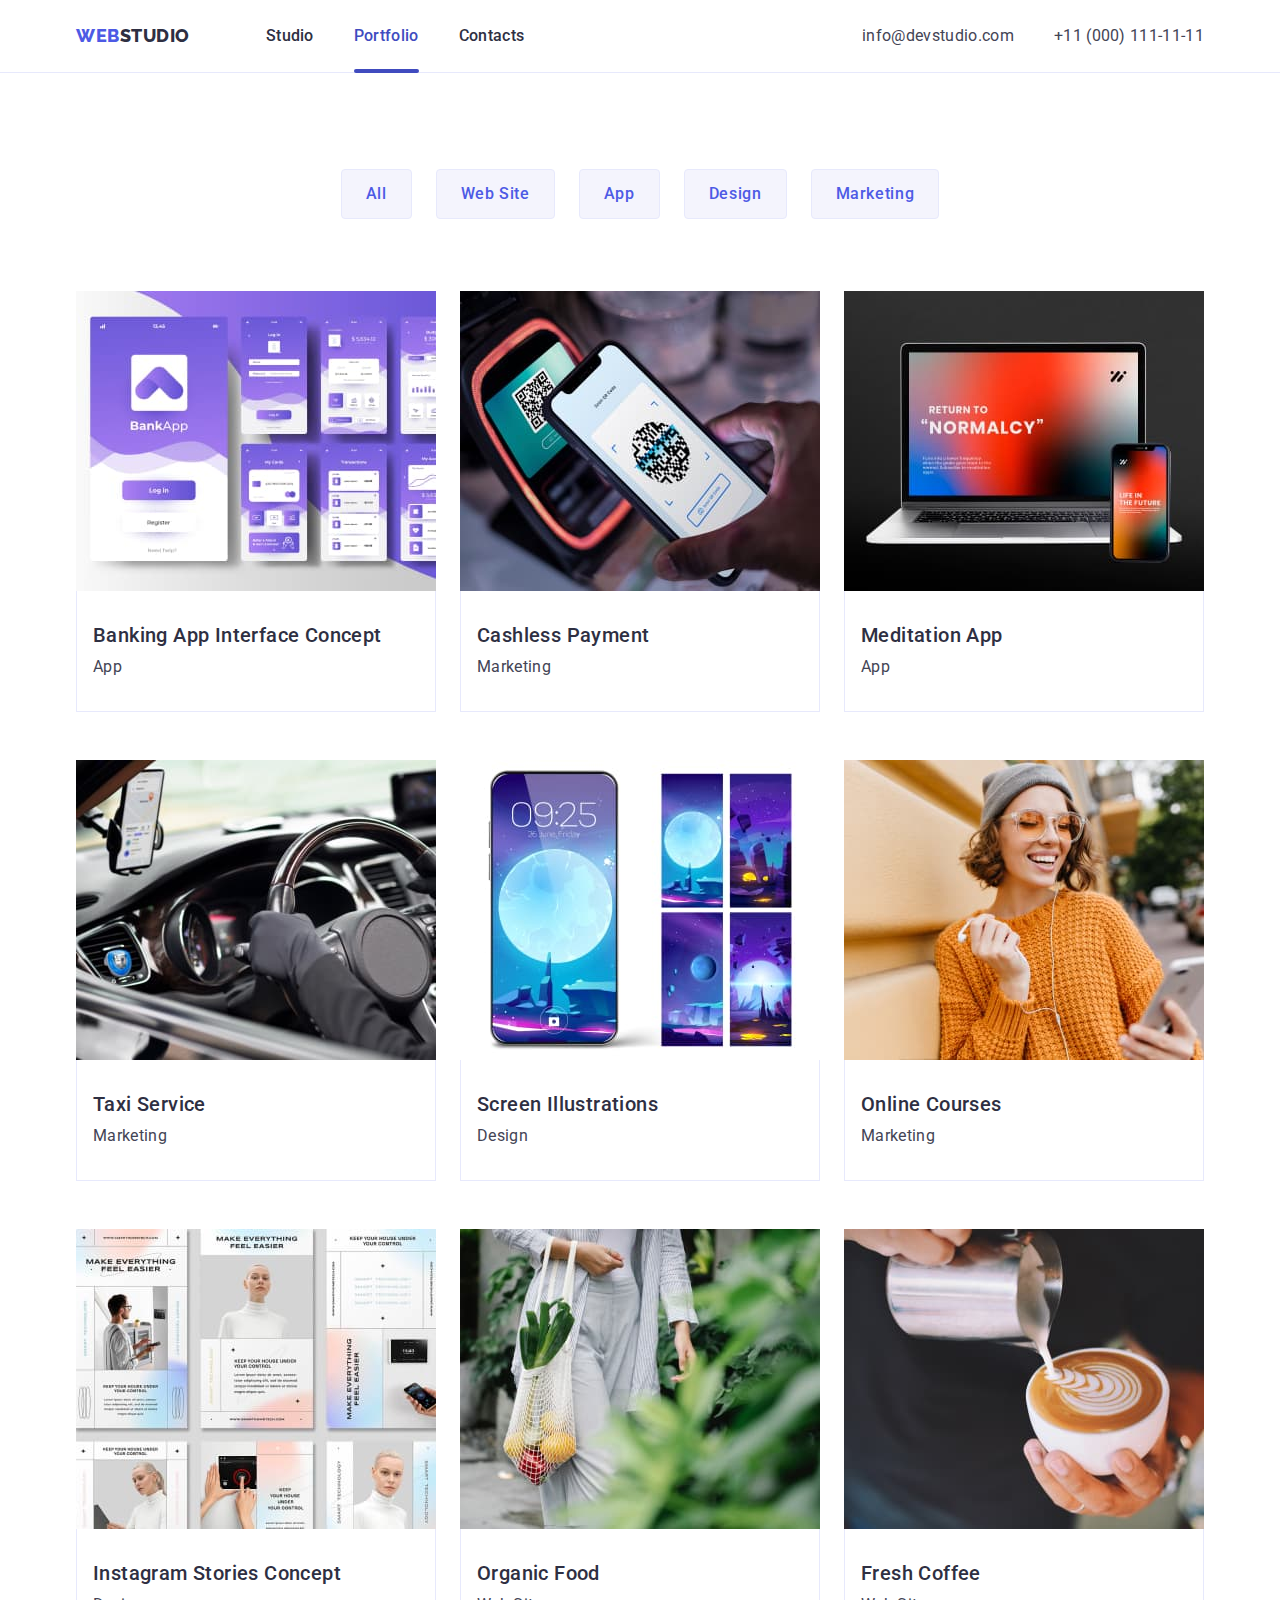
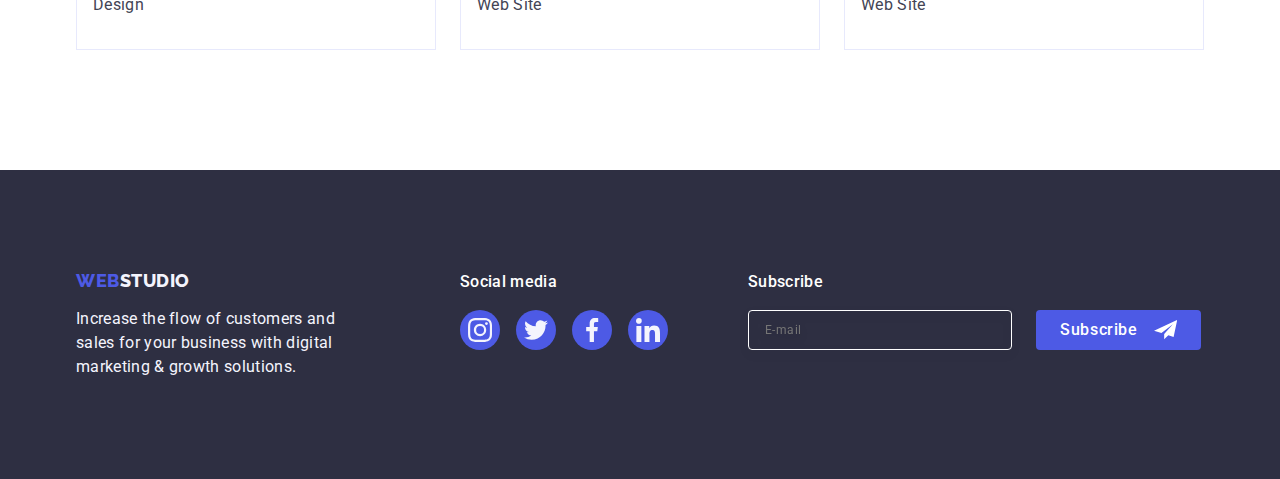
<file: portfolio.html>
<!DOCTYPE html>
<html lang="en">
  <head>
    <meta charset="utf-8" />
    <meta
      name="description"
      content="Effective Solutions
for Your Business"
    />
    <link rel="preconnect" href="https://fonts.googleapis.com" />
    <link rel="preconnect" href="https://fonts.gstatic.com" crossorigin />
    <link
      href="https://fonts.googleapis.com/css2?family=Montserrat:wght@400;700&family=Raleway:wght@800&family=Roboto:wght@400;500;700;900&display=swap"
      rel="stylesheet"
    />
    <title>Portfolio of the company</title>
    <link
      rel="stylesheet"
      href="https://cdnjs.cloudflare.com/ajax/libs/modern-normalize/2.0.0/modern-normalize.min.css"
    />
    <link rel="stylesheet" href="./css/styles.css" />
  </head>

  <!-- Begining of Body -->

  <body>
    <!-- Header  -->
    <header class="header-main-page">
      <div class="container container-header">
        <nav class="navigation">
          <a
            href="./index.html"
            class="link-logo-header link"
            aria-label="Logotype and link to main page"
            >Web<span class="accent-studio-header">Studio</span></a
          >
          <ul class="list list-navigation">
            <li>
              <a
                href="./index.html"
                class="link-navigation link"
                aria-label="Link to main page"
                >Studio</a
              >
            </li>
            <li>
              <a
                href="./portfolio.html"
                class="link-navigation link current"
                aria-label="Link to portfolio"
                >Portfolio</a
              >
            </li>
            <li>
              <a
                href=""
                class="link-navigation link"
                aria-label="Link to contacts"
                >Contacts</a
              >
            </li>
          </ul>
        </nav>
        <address class="contact-information">
          <ul class="list list-contacts">
            <li>
              <a
                href="mailto:info@devstudio.com"
                class="link-contacts link"
                aria-label="Our mail and link"
                >info@devstudio.com</a
              >
            </li>
            <li>
              <a
                href="tel:+110001111111"
                class="link-contacts link"
                aria-label="Our phone number and link"
                >+11 (000) 111-11-11</a
              >
            </li>
          </ul>
        </address>
      </div>
    </header>

    <!-- Begining of Main  -->

    <main class="main-of-portfolio">
      <section class="portfolio-section">
        <div class="container">
          <h1 class="visually-hidden">Portfolio Cases</h1>
          <ul class="portfolio-buttons-list list">
            <li>
              <button type="button" class="portfolio-button">All</button>
            </li>
            <li class="portfolio-button-website">
              <button type="button" class="portfolio-button">Web Site</button>
            </li>
            <li>
              <button type="button" class="portfolio-button">App</button>
            </li>
            <li>
              <button type="button" class="portfolio-button">Design</button>
            </li>
            <li>
              <button type="button" class="portfolio-button">Marketing</button>
            </li>
          </ul>

          <ul class="list list-cases">
            <li class="case-item">
              <a
                href=""
                class="link case-link"
                aria-label="Link to banking app case"
                ><div class="case-wrapper">
                  <img
                    class="image"
                    src="./images/portfolio/bankingapp.jpg"
                    alt="App for bank"
                    width="360"
                    height="300"
                  />
                  <p class="case-text-backdrop">
                    14 Stylish and User-Friendly App Design Concepts · Task
                    Manager App · Calorie Tracker App · Exotic Fruit Ecommerce
                    App · Cloud Storage App
                  </p>
                </div>
                <div class="case-text">
                  <h2 class="portfolio-case">Banking App Interface Concept</h2>
                  <p class="portfolio-case-descr">App</p>
                </div>
              </a>
            </li>
            <li class="case-item">
              <a
                href=""
                class="link case-link"
                aria-label="Link to cashless payment case"
                ><div class="case-wrapper">
                  <img
                    class="image"
                    src="./images/portfolio/cashlesspayment.jpg"
                    alt="Pay via phone"
                    width="360"
                    height="300"
                  />
                  <p class="case-text-backdrop">
                    14 Stylish and User-Friendly App Design Concepts · Task
                    Manager App · Calorie Tracker App · Exotic Fruit Ecommerce
                    App · Cloud Storage App
                  </p>
                </div>
                <div class="case-text">
                  <h2 class="portfolio-case">Cashless Payment</h2>
                  <p class="portfolio-case-descr">Marketing</p>
                </div></a
              >
            </li>
            <li class="case-item">
              <a
                href=""
                class="link case-link"
                aria-label="Link to meditation app case"
                ><div class="case-wrapper">
                  <img
                    class="image"
                    src="./images/portfolio/meditationapp.jpg"
                    alt="App for meditation"
                    width="360"
                    height="300"
                  />
                  <p class="case-text-backdrop">
                    14 Stylish and User-Friendly App Design Concepts · Task
                    Manager App · Calorie Tracker App · Exotic Fruit Ecommerce
                    App · Cloud Storage App
                  </p>
                </div>
                <div class="case-text">
                  <h2 class="portfolio-case">Meditation App</h2>
                  <p class="portfolio-case-descr">App</p>
                </div></a
              >
            </li>
            <li class="case-item">
              <a
                href=""
                class="link case-link"
                aria-label="Link to taxi service case"
                ><div class="case-wrapper">
                  <img
                    class="image"
                    src="./images/portfolio/taxi.jpg"
                    alt="Taxi car"
                    width="360"
                    height="300"
                  />
                  <p class="case-text-backdrop">
                    14 Stylish and User-Friendly App Design Concepts · Task
                    Manager App · Calorie Tracker App · Exotic Fruit Ecommerce
                    App · Cloud Storage App
                  </p>
                </div>
                <div class="case-text">
                  <h2 class="portfolio-case">Taxi Service</h2>
                  <p class="portfolio-case-descr">Marketing</p>
                </div></a
              >
            </li>
            <li class="case-item">
              <a
                href=""
                class="link case-link"
                aria-label="Link to screen illustrations case"
                ><div class="case-wrapper">
                  <img
                    class="image"
                    src="./images/portfolio/screenillustrations.jpg"
                    alt="Illustration for home screen"
                    width="360"
                    height="300"
                  />
                  <p class="case-text-backdrop">
                    14 Stylish and User-Friendly App Design Concepts · Task
                    Manager App · Calorie Tracker App · Exotic Fruit Ecommerce
                    App · Cloud Storage App
                  </p>
                </div>
                <div class="case-text">
                  <h2 class="portfolio-case">Screen Illustrations</h2>
                  <p class="portfolio-case-descr">Design</p>
                </div></a
              >
            </li>
            <li class="case-item">
              <a
                href=""
                class="link case-link"
                aria-label="Link to online courses case"
                ><div class="case-wrapper">
                  <img
                    class="image"
                    src="./images/portfolio/onlinecourses.jpg"
                    alt="Girl is learning something"
                    width="360"
                    height="300"
                  />
                  <p class="case-text-backdrop">
                    14 Stylish and User-Friendly App Design Concepts · Task
                    Manager App · Calorie Tracker App · Exotic Fruit Ecommerce
                    App · Cloud Storage App
                  </p>
                </div>
                <div class="case-text">
                  <h2 class="portfolio-case">Online Courses</h2>
                  <p class="portfolio-case-descr">Marketing</p>
                </div></a
              >
            </li>
            <li class="case-item">
              <a
                href=""
                class="link case-link"
                aria-label="Link to instagram case"
                ><div class="case-wrapper">
                  <img
                    class="image"
                    src="./images/portfolio/instagram.jpg"
                    alt="Concepts for social networks"
                    width="360"
                    height="300"
                  />
                  <p class="case-text-backdrop">
                    14 Stylish and User-Friendly App Design Concepts · Task
                    Manager App · Calorie Tracker App · Exotic Fruit Ecommerce
                    App · Cloud Storage App
                  </p>
                </div>
                <div class="case-text">
                  <h2 class="portfolio-case">Instagram Stories Concept</h2>
                  <p class="portfolio-case-descr">Design</p>
                </div></a
              >
            </li>
            <li class="case-item">
              <a
                href=""
                class="link case-link"
                aria-label="Link to organic food case"
                ><div class="case-wrapper">
                  <img
                    class="image"
                    src="./images/portfolio/organicfood.jpg"
                    alt="Organic food in basket"
                    width="360"
                    height="300"
                  />
                  <p class="case-text-backdrop">
                    14 Stylish and User-Friendly App Design Concepts · Task
                    Manager App · Calorie Tracker App · Exotic Fruit Ecommerce
                    App · Cloud Storage App
                  </p>
                </div>
                <div class="case-text">
                  <h2 class="portfolio-case">Organic Food</h2>
                  <p class="portfolio-case-descr">Web Site</p>
                </div></a
              >
            </li>
            <li class="case-item">
              <a href="" class="link case-link" aria-label="Link to coffee case"
                ><div class="case-wrapper">
                  <img
                    class="image"
                    src="./images/portfolio/coffee.jpg"
                    alt="Cup of coffee"
                    width="360"
                    height="300"
                  />
                  <p class="case-text-backdrop">
                    14 Stylish and User-Friendly App Design Concepts · Task
                    Manager App · Calorie Tracker App · Exotic Fruit Ecommerce
                    App · Cloud Storage App
                  </p>
                </div>
                <div class="case-text">
                  <h2 class="portfolio-case">Fresh Coffee</h2>
                  <p class="portfolio-case-descr">Web Site</p>
                </div></a
              >
            </li>
          </ul>
        </div>
      </section>
    </main>

    <footer class="footer">
      <div class="container container-footer">
        <div class="container-logo-credo">
          <a
            href="./index.html"
            class="link-logo-footer link"
            aria-label="Logotype and link to main page"
            >Web<span class="accent-studio-footer">Studio</span></a
          >
          <p class="credo">
            Increase the flow of customers and sales for your business with
            digital marketing & growth solutions.
          </p>
        </div>
        <div class="footer-container-social">
          <p class="social-footer-title">Social media</p>
          <ul class="icons-footer-list">
            <li class="icons-footer-item">
              <a href="" class="icons-footer-link">
                <svg class="icon-footer-social" width="24" height="24">
                  <use href="./images/icons.svg#icon-instagram-f"></use>
                </svg>
              </a>
            </li>
            <li class="icons-footer-item">
              <a href="" class="icons-footer-link">
                <svg class="icon-footer-social" width="24" height="24">
                  <use href="./images/icons.svg#icon-twitter-f"></use>
                </svg>
              </a>
            </li>
            <li class="icons-footer-item">
              <a href="" class="icons-footer-link">
                <svg class="icon-footer-social" width="24" height="24">
                  <use href="./images/icons.svg#icon-facebook-f"></use>
                </svg>
              </a>
            </li>
            <li class="icons-footer-item">
              <a href="" class="icons-footer-link">
                <svg class="icon-footer-social" width="24" height="24">
                  <use href="./images/icons.svg#icon-linkedin-f"></use>
                </svg>
              </a>
            </li>
          </ul>
        </div>
        <div class="form-wrapper">
          <p class="subscribe-title">Subscribe</p>
          <form class="subscribe-form">
            <label class="subscribe-label"
              ><input
                class="subscribe-input"
                type="email"
                name="email"
                placeholder="E-mail"
            /></label>
            <button type="submit" class="subscribe-footer-button">
              Subscribe
              <svg class="subscribe-icon" width="24" height="24">
                <use href="./images/icons.svg#icon-subscribe-footer"></use>
              </svg>
            </button>
          </form>
        </div>
      </div>
    </footer>
  </body>
</html>
</file>
<file: css/styles.css>
/* Global Drop Styles */

h1,
h2,
h3,
h4,
h5,
h6,
p {
  margin-top: 0;
  margin-bottom: 0;
}

ul,
ol {
  margin-top: 0;
  margin-bottom: 0;
  padding-left: 0;
}

/* Images */

img,
svg {
  display: block;
  max-width: 100%;
  height: auto;
}

/* Global styles */

.container-header {
  display: flex;
  justify-content: center;
  align-items: center;
}

/* phones screen */
.container {
  min-width: 320px;
  max-width: 428px;
  margin: 0 auto;
}

/* tablets screen */

@media screen and (min-width: 768px) {
  .container {
    max-width: 768px;
  }
}

/* desktop screen */

@media screen and (min-width: 1158px) {
  .container {
    max-width: 1158px;
    padding: 0 15px;
  }
}

@media screen and (max-width: 1157.97px) {
  svg {
    display: none;
  }
}

svg {
  display: block;
  max-width: 100%;
  height: auto;
}

.image {
  width: 100%;
}

.navigation {
  display: flex;
  align-items: center;
}

main {
  flex-grow: 1;
}

input {
  font-family: inherit;
}

/* Icons Socials */

/* Hidden Headers  */

.visually-hidden {
  position: absolute;
  width: 1px;
  height: 1px;
  margin: -1px;
  border: 0;
  padding: 0;
  white-space: nowrap;
  clip-path: inset(100%);
  clip: rect(0 0 0 0);
  overflow: hidden;
}

/* CSS Custom Properties  */

/* Colors */

:root {
  --iris-color: #4d5ae5;
  --navyblue-color: #2e2f42;
  --slate-color: #434455;
  --white-color: #fff;
  --ocean-hover-focus: #404bbf;
  --cloud-color: #f4f4fd;
  --cornflower: #e7e9fc;
  --lightslate-color: #8e8f99;
  --green-color: #31d0aa;
  --navyblue-modal-color: #2e2f4266;
}

/* Header of main page and portfolio  */

.header-main-page {
  background-color: var(--white-color);
  display: flex;
  align-items: center;
  flex-shrink: 0;
  margin: 0 auto;
  border-bottom: 1px solid var(--cornflower);
  box-shadow: 0px 2px 1px rgba(46, 47, 66, 0.08),
    0px 1px 1px rgba(46, 47, 66, 0.16), 0px 1px 6px rgba(46, 47, 66, 0.08);
}

.container-header {
  width: 100%;
  display: flex;
  justify-content: space-between;
}

/* Navigation */

.link-logo-header {
  color: var(--iris-color);
  text-decoration: none;
  font-family: Raleway, sans-serif;
  font-size: 18px;
  font-weight: 800;
  line-height: 1.17;
  letter-spacing: 0.03em;
  text-transform: uppercase;
  flex-shrink: 0;
}

@media screen and (min-width: 768px) {
  .link-logo-header {
    margin-right: 120px;
  }
}

@media screen and (min-width: 1158px) {
  .link-logo-header {
    margin-right: 76px;
  }
}

.accent-studio-header {
  color: var(--navyblue-color);
  font-family: Raleway;
  font-size: 18px;
  font-weight: 800;
  line-height: 1.17;
  letter-spacing: 0.03em;
  text-transform: uppercase;
}

.list {
  list-style-type: none;
}

.link {
  text-decoration: none;
}

.link:hover {
  color: var(--ocean-hover-focus);
}

.link:focus {
  color: var(--ocean-hover-focus);
}

.list-navigation {
  display: none;
}

@media screen and (min-width: 768px) {
  .list-navigation {
    display: flex;
    align-items: center;
    gap: 40px;
  }
}

.link-navigation {
  color: var(--navyblue-color);
  display: inline-block;
  text-decoration: none;
  font-size: 16px;
  font-weight: 500;
  line-height: 1.5;
  letter-spacing: 0.02em;
  padding: 24px 0px 24px 0px;
}

.link-navigation:hover {
  color: var(--ocean-hover-focus);
  transition-duration: 250ms;
  transition-timing-function: cubic-bezier(0.4, 0, 0.2, 1);
  text-decoration: none;
  font-size: 16px;
  font-weight: 500;
  line-height: 1.5;
  letter-spacing: 0.02em;
}

.link-navigation:focus {
  color: var(--ocean-hover-focus);
  transition-duration: 250ms;
  transition-timing-function: cubic-bezier(0.4, 0, 0.2, 1);
  font-size: 16px;
  font-weight: 500;
  line-height: 1.5;
  letter-spacing: 0.02em;
}

.current {
  position: relative;
  color: var(--ocean-hover-focus);
  transition: color 250ms cubic-bezier(0.4, 0, 0.2, 1);
}

.current::after {
  content: "";
  position: absolute;
  left: 0;
  width: 100%;
  bottom: -1px;
  border-radius: 2px;
  background-color: var(--ocean-hover-focus);
  height: 4px;
  opacity: 1;
}

/* Contact information */

.contact-information {
  display: none;
}

@media screen and (min-width: 768px) {
  .contact-information {
    display: block;
    font-style: normal;
  }
}

@media screen and (min-width: 768px) {
  .link-contacts {
    color: var(--slate-color);
    font-size: 12px;
    font-weight: 400;
    line-height: 1.17;
    letter-spacing: 0.04em;
  }
}

@media screen and (min-width: 1158px) {
  .link-contacts {
    transition: color 250ms cubic-bezier(0.4, 0, 0.2, 1);
    text-decoration: none;
    color: var(--slate-color);
    font-size: 16px;
    font-weight: 400;
    line-height: 1.5;
    letter-spacing: 0.02em;
  }
}

.link-contacts:hover {
  color: var(--ocean-hover-focus);
}

.link-contacts:focus {
  color: var(--ocean-hover-focus);
}

@media screen and (min-width: 1158px) {
  .contact-information {
    margin-left: auto;
  }
}

@media screen and (min-width: 768px) {
  .list-contacts {
    display: flex;
    flex-direction: column;
    gap: 12px;
  }
}

@media screen and (min-width: 1158px) {
  .list-contacts {
    display: flex;
    flex-direction: row;
    gap: 40px;
  }
}

/* Mobile menu for phone */

.menu-toggle {
  min-height: 40px;
  min-width: 40px;
  display: flex;
  align-items: center;
  justify-content: center;

  margin: 0;
  padding: 0;
  background-color: transparent;
  cursor: pointer;
  border: none;
  border-radius: 50%;
  outline: none;
}

.menu-toggle-close {
  border: 1px solid var(--cornflower);
}

@media (min-width: 768px) {
  .menu-toggle {
    display: none;
  }
}

.menu-container {
  display: flex;
  flex-direction: column;
  justify-content: space-between;
  position: fixed;
  top: 0;
  left: 0;
  width: 100vw;
  height: 100vh;
  padding: 32px;
  z-index: 999;
  padding: 80px 35px 40px 40px;
  transform: translateX(100%);
  transition: transform 250ms ease-in-out;
  background-color: var(--white-color);
  box-shadow: 0px 1px 6px 0px rgba(46, 47, 66, 0.08),
    0px 1px 1px 0px rgba(46, 47, 66, 0.16),
    0px 2px 1px 0px rgba(46, 47, 66, 0.08);
}

.menu-container.is-open {
  transform: translateX(0);
}

.menu-container .menu-toggle {
  position: absolute;
  top: 24px;
  right: 24px;
  color: #fff;
}

.mobile-menu {
  padding: 0;
  margin: 0;
  list-style: none;
  display: block;
  gap: 40px;
}

.mobile-menu .link {
  display: block;
  padding: 10px;
  color: var(--navyblue-color);
  text-decoration: none;
}

.link-nav-menu {
  color: var(--navyblue-color);
  font-size: 36px;
  font-weight: 700;
  line-height: 1.11;
  letter-spacing: 0.02em;
  text-transform: capitalize;
}

.current-nav-menu {
  color: var(--ocean-hover-focus);
}

.contact-information-menu {
  margin-top: auto;
  font-style: normal;
  margin-bottom: 48px;
}

.list-contacts-menu {
  display: inline-flex;
  flex-direction: column;
  align-items: flex-start;
  gap: 40px;
  list-style-type: none;
  text-decoration: none;
}

.link-menu-phone {
  color: var(--iris-color);
  font-size: 36px;
  font-weight: 700;
  line-height: 1.11;
  letter-spacing: 0.02em;
  text-transform: capitalize;
  text-align: center;
}

.link-menu-email {
  color: var(--slate-color);
  font-size: 20px;
  font-weight: 500;
  line-height: 1.2;
  letter-spacing: 0.02em;
}

.icons-menu-list {
  display: inline-flex;
  align-items: flex-start;
  gap: 56px;
  list-style-type: none;
  text-decoration: none;
}

/* Body of main page  */

body {
  font-family: "Roboto", sans-serif;
  color: var(--slate-color);
  background-color: var(--white-color);
}

/* Hero Section */

.main-header-section {
  background-color: var(--navyblue-color);
  width: 100%;
  flex-shrink: 0;
  margin-left: auto;
  margin-right: auto;
  padding: 112px 0px;
  max-width: 428px;
  display: flex;
  justify-content: center;
  background-image: linear-gradient(
      rgba(46, 47, 66, 0.7),
      rgba(46, 47, 66, 0.7)
    ),
    url(../images/hero/people-office-mob-@1x.jpg);
  background-repeat: no-repeat;
  background-position: center;
  background-size: cover;
}

@media screen and (min-resolution: 192dpi) {
  .main-header-section {
    background-image: linear-gradient(
        rgba(46, 47, 66, 0.7),
        rgba(46, 47, 66, 0.7)
      ),
      url(../images/hero/people-office-mob-@2x.jpg);
  }
}

@media screen and (min-width: 768px) {
  .main-header-section {
    max-width: 768px;
    background-image: linear-gradient(
        rgba(46, 47, 66, 0.7),
        rgba(46, 47, 66, 0.7)
      ),
      url(../images/hero/people-office-tabl-@1x.jpg);
  }
}

@media screen and (min-width: 768px) and (min-resolution: 192dpi) {
  .main-header-section {
    background-image: linear-gradient(
        rgba(46, 47, 66, 0.7),
        rgba(46, 47, 66, 0.7)
      ),
      url(../images/hero/people-office-tabl-@2x.jpg);
  }
}

@media screen and (min-width: 1158px) {
  .main-header-section {
    padding: 188px 0;
    max-width: 1440px;
    background-image: linear-gradient(
        rgba(46, 47, 66, 0.7),
        rgba(46, 47, 66, 0.7)
      ),
      url(../images/hero/people-office-desk-@1x.jpg);
  }
}

@media screen and (min-width: 1158px) and (min-resolution: 192dpi) {
  .main-header-section {
    background-image: linear-gradient(
        rgba(46, 47, 66, 0.7),
        rgba(46, 47, 66, 0.7)
      ),
      url(../images/hero/people-office-desk-@2x.jpg);
  }
}

.main-header-text {
  color: var(--white-color);
  max-width: 320px;
  text-align: center;
  font-size: 36px;
  font-weight: 700;
  line-height: 1.11;
  letter-spacing: 0.02em;
  text-transform: capitalize;
  margin-bottom: 72px;
}

@media screen and (min-width: 768px) {
  .main-header-text {
    color: var(--white-color);
    max-width: 496px;
    font-size: 56px;
    line-height: 1.07;
    margin-bottom: 36px;
  }
}

@media screen and (min-width: 1158px) {
  .main-header-text {
    color: var(--white-color);
    font-size: 56px;
    line-height: 1.07;
    margin-bottom: 48px;
  }
}

.order-service-button {
  background-color: var(--iris-color);
  color: var(--white-color);
  display: block;
  margin-left: auto;
  margin-right: auto;
  cursor: pointer;
  font-size: 16px;
  font-weight: 500;
  line-height: 1.5;
  letter-spacing: 0.04em;
  padding: 16px 32px;
  border-radius: 4px;
  border: none;
  box-shadow: 0px 4px 4px 0px rgba(0, 0, 0, 0.15);
  transition: background-color 250ms cubic-bezier(0.4, 0, 0.2, 1);
}

.order-service-button:hover {
  background-color: var(--ocean-hover-focus);
}

.order-service-button:focus {
  background-color: var(--ocean-hover-focus);
}

/* Advantages and Competences  */

.advantages .competences {
  background-color: var(--white-color);
}

/* Advantages */

/* Phone Screen */

.advantages {
  padding-bottom: 96px;
  padding-top: 96px;
}

@media screen and (min-width: 1158px) {
  .advantages {
    padding-top: 120px;
    padding-bottom: 60px;
  }
}

.list-advantages {
  display: flex;
  flex-wrap: wrap;
  row-gap: 72px;
  column-gap: 24px;
}

.advantage-item {
  display: flex;
  flex-direction: column;
  align-items: flex-start;
  gap: 8px;
}

@media screen and (min-width: 768px) {
  .advantage-item {
    width: calc((100% - 24px) / 2);
  }
}

@media screen and (min-width: 1158px) {
  .advantage-item {
    width: calc((100% - 72px) / 4);
  }
}

.advantage-icon-container {
  display: none;
}
@media screen and (min-width: 1158px) {
  .advantage-icon-container {
    width: 100%;
    padding: 24px 0px;
    display: flex;
    justify-content: center;
    align-items: center;
    background-color: var(--cloud-color);
    border-radius: 4px;
  }
}

.advantage-header {
  color: var(--navyblue-color);
  text-align: center;
  font-size: 36px;
  font-weight: 700;
  line-height: 1.11;
  letter-spacing: 0.02em;
  text-transform: capitalize;
  align-self: stretch;
}

@media (min-width: 768px) {
  .advantage-header {
    text-align: left;
  }
}

@media (min-width: 1158px) {
  .advantage-header {
    text-align: left;
    font-size: 20px;
    font-weight: 500;
    line-height: 1.2;
    letter-spacing: 0.4px;
  }
}

.advantage-descr {
  color: var(--slate-color);
  font-size: 16px;
  font-weight: 500;
  line-height: 1.5;
  letter-spacing: 0.02em;
  align-self: stretch;
}

@media (min-width: 768px) {
  .advantage-descr {
    text-align: left;
  }
}

@media screen and (min-width: 1158px) {
  .advantage-descr {
    text-align: left;
    font-weight: 400;
  }
}

/* Competences */

.competences {
  display: none;
}

@media screen and (min-width: 1158px) {
  .competences {
    display: block;
    padding-top: 60px;
    padding-bottom: 120px;
  }

  .competences-header-text {
    color: var(--navyblue-color);
    text-align: center;

    font-family: Roboto;
    font-size: 36px;
    font-style: normal;
    font-weight: 700;
    line-height: 1.11;
    letter-spacing: 0.02em;
    text-transform: capitalize;
    margin-bottom: 72px;
  }

  .list-competences {
    display: flex;
    justify-content: center;
    gap: 24px;
  }

  .competence-item {
    width: calc((100% - 48px) / 3);
  }
}

/* Our Team  */

.team-members {
  padding: 96px 0px;
  background-color: var(--cloud-color);
}

@media screen and (min-width: 768px) {
  .team-members {
    padding-left: 108px;
    padding-right: 108px;
  }
}

@media screen and (min-width: 1158px) {
  .team-members {
    padding: 120px 0;
  }
}

.team-members-header {
  color: var(--navyblue-color);
  text-align: center;
  font-size: 36px;
  font-weight: 700;
  line-height: 1.11;
  letter-spacing: 0.02em;
  text-transform: capitalize;
  margin-bottom: 72px;
}

.list-members {
  display: flex;
  flex-wrap: wrap;
  justify-content: center;
  row-gap: 72px;
  column-gap: 24px;
}

@media screen and (min-width: 1158px) {
  .list-members {
    display: flex;
    justify-content: center;
    gap: 24px;
  }
}

.member-item {
  background-color: var(--white-color);
  border-radius: 0px 0px 4px 4px;
  box-shadow: 0px 2px 1px 0px rgba(46, 47, 66, 0.08),
    0px 1px 1px 0px rgba(46, 47, 66, 0.16),
    0px 1px 6px 0px rgba(46, 47, 66, 0.08);
}

@media screen and (min-width: 768px) {
  .member-item {
    width: calc((100% - 24px) / 2);
  }
}

@media screen and (min-width: 1158px) {
  .member-item {
    width: calc((100% - 72px) / 4);
  }
}

.image-member {
  width: 100%;
}

.member-title {
  color: var(--navyblue-color);
  text-align: center;
  font-size: 20px;
  font-weight: 500;
  line-height: 1.2;
  letter-spacing: 0.02em;
}

.member-position {
  color: var(--slate-color);
  text-align: center;
  font-size: 16px;
  font-weight: 400;
  line-height: 1.5;
  letter-spacing: 0.02em;
}

.member-info {
  display: flex;
  flex-direction: column;
  justify-content: center;
  align-items: center;
  gap: 8px;
  padding: 32px 0;
}

.member-icons-list {
  list-style-type: none;
  display: flex;
  gap: 24px;
  justify-content: center;
}

.member-icons-item {
  width: 40px;
  height: 40px;
}

.member-instagram-account {
  width: 100%;
  height: 100%;
  display: flex;
  align-items: center;
  justify-content: center;
  background-color: var(--iris-color);
  border-radius: 50%;
  padding: 12px;
  transition: background-color 250ms cubic-bezier(0.4, 0, 0.2, 1);
}

.member-instagram-account:hover {
  background-color: var(--ocean-hover-focus);
}

.member-instagram-account:focus {
  background-color: var(--ocean-hover-focus);
}

.member-icon-item {
  fill: var(--cloud-color);
}

/* Customers section */

.customers {
  padding: 96px 0px;
}

@media screen and (min-width: 768px) {
  .customers {
    padding: 96px 108px;
  }
}

@media screen and (min-width: 1158px) {
  .customers {
    padding: 120px 0px;
  }
}

.customers-title {
  color: var(--navyblue-color);
  text-align: center;
  font-size: 36px;
  font-weight: 700;
  line-height: 1.11;
  letter-spacing: 0.02em;
  text-transform: capitalize;
  margin-bottom: 72px;
}

.customers-container {
  display: flex;
  flex-direction: column;
  align-items: center;
}

.customers-list {
  display: flex;
  flex-wrap: wrap;
  justify-content: center;
  row-gap: 72px;
  column-gap: 16px;
}

@media screen and (min-width: 768px) {
  .customers-list {
    column-gap: 24px;
  }
}

@media screen and (min-width: 1158px) {
  .customers-list {
    display: flex;
    justify-content: center;
    gap: 24px;
  }
}

.customers-item {
  width: calc((100% - 16px) / 2);
  height: 88px;
}

@media screen and (min-width: 768px) {
  .customers-item {
    width: calc((100% - 48px) / 3);
    height: 88px;
  }
}

@media screen and (min-width: 1158px) {
  .customers-item {
    width: calc((100% - 120px) / 6);
    height: 88px;
  }
}

.customers-item-link {
  display: flex;
  align-items: center;
  justify-content: center;
  width: 100%;
  height: 100%;
  padding: 16px 40px;
  border-radius: 4px;
  border: 1px solid var(--lightslate-color);
  color: var(--lightslate-color);
  transition: border-color 250ms cubic-bezier(0.4, 0, 0.2, 1),
    color 250ms cubic-bezier(0.4, 0, 0.2, 1);
}

@media screen and (min-width: 768px) {
  .customers-item-link {
    padding: 16px 32px;
  }
}

.customers-logo {
  fill: currentColor;
}

.customers-item-link:hover {
  color: var(--ocean-hover-focus);
  border-color: var(--ocean-hover-focus);
}

.customers-item-link:focus {
  color: var(--ocean-hover-focus);
  border-color: var(--ocean-hover-focus);
}

/* Body of portfolio  */

.main-of-portfolio {
  background-color: var(--white-color);
}

/* Buttons of portfolio  */

.portfolio-section {
  padding-top: 96px;
  padding-bottom: 120px;
}

.portfolio-buttons-list {
  list-style-type: none;
  display: flex;
  justify-content: center;
  gap: 24px;
  margin-bottom: 72px;
  min-width: 586px;
  /* outline: 2px solid tomato; */
}

.portfolio-button {
  color: var(--iris-color);
  background-color: var(--cloud-color);
  cursor: pointer;
  /* Button Text */
  font-family: "Roboto", sans-serif;
  font-size: 16px;
  font-style: normal;
  font-weight: 500;
  line-height: 1.5; /* 150% */
  letter-spacing: 0.04em;
  padding: 12px 24px;
  border-radius: 4px;
  border: 1px solid var(--cornflower);
  transition: border-color 250ms cubic-bezier(0.4, 0, 0.2, 1),
    color 250ms cubic-bezier(0.4, 0, 0.2, 1),
    background-color 250ms cubic-bezier(0.4, 0, 0.2, 1),
    box-shadow 250ms cubic-bezier(0.4, 0, 0.2, 1);

  /* outline: 2px solid tomato; */
}

.portfolio-button:hover {
  color: var(--white-color);
  background-color: var(--ocean-hover-focus);
  border: 1px solid transparent;
  box-shadow: 0px 2px 2px 0px rgba(0, 0, 0, 0.12),
    0px 2px 1px 0px rgba(0, 0, 0, 0.08), 0px 3px 1px 0px rgba(0, 0, 0, 0.1);
}

.portfolio-button:focus {
  color: var(--white-color);
  background-color: var(--ocean-hover-focus);
  border: 1px solid transparent;
  box-shadow: 0px 2px 2px 0px rgba(0, 0, 0, 0.12),
    0px 2px 1px 0px rgba(0, 0, 0, 0.08), 0px 3px 1px 0px rgba(0, 0, 0, 0.1);
}

/* Portfolio cases  */

.list-cases {
  display: flex;
  flex-wrap: wrap;
  column-gap: 24px;
  row-gap: 48px;
}

.case-item {
  width: calc((100% - 48px) / 3);
}

.case-text {
  display: flex;
  padding: 32px 16px 32px 16px;
  flex-direction: column;
  justify-content: center;
  align-items: flex-start;
  align-self: stretch;
  border-right: 1px solid var(--cornflower);
  border-bottom: 1px solid var(--cornflower);
  border-left: 1px solid var(--cornflower);
}

.portfolio-case {
  color: var(--navyblue-color);

  /* Header 3 */
  font-family: Roboto;
  font-size: 20px;
  font-style: normal;
  font-weight: 500;
  line-height: 1.2; /* 120% */
  letter-spacing: 0.02em;
  margin-bottom: 8px;
}

.portfolio-case-descr {
  color: var(--slate-color);

  /* Body */
  font-family: Roboto;
  font-size: 16px;
  line-height: 1.5; /* 150% */
  letter-spacing: 0.02em;
}

.case-link {
  display: block;
  transition: box-shadow 250ms cubic-bezier(0.4, 0, 0.2, 1);
}

.case-link:hover {
  box-shadow: 0px 2px 1px 0px rgba(46, 47, 66, 0.08),
    0px 1px 1px 0px rgba(46, 47, 66, 0.16),
    0px 1px 6px 0px rgba(46, 47, 66, 0.08);
}

.case-link:focus {
  box-shadow: 0px 2px 1px 0px rgba(46, 47, 66, 0.08),
    0px 1px 1px 0px rgba(46, 47, 66, 0.16),
    0px 1px 6px 0px rgba(46, 47, 66, 0.08);
}

.case-wrapper {
  position: relative;
  overflow: hidden;
}

.case-text-backdrop {
  background-color: var(--iris-color);
  color: var(--cloud-color);
  line-height: 1.5;
  letter-spacing: 0.02em;
  padding: 40px 32px;
  position: absolute;
  top: 0;
  left: 0;
  width: 100%;
  height: 100%;
  transform: translateY(100%);
  transition: transform 250ms cubic-bezier(0.4, 0, 0.2, 1);
}

.case-link:hover .case-text-backdrop {
  transform: translateY(0%);
}

.case-link:focus .case-text-backdrop {
  transform: translateY(0%);
}

/* Footer of the main page and portfolio */

.footer {
  background-color: var(--navyblue-color);
  margin-left: auto;
  margin-right: auto;
  padding: 96px 0px;
}

@media screen and (min-width: 1158px) {
  .footer {
    padding: 100px 0px;
  }
}

.container-footer {
  display: flex;
  flex-direction: column;
  align-items: center;
  row-gap: 72px;
  column-gap: 24px;
}

@media screen and (min-width: 768px) {
  .container-footer {
    display: flex;
    flex-direction: row;
    flex-wrap: wrap;
  }
}

@media screen and (min-width: 768px) and (max-width: 1157.98px) {
  .container-footer {
    padding-left: 108px;
    padding-right: 108px;
  }
}

@media screen and (min-width: 1158px) {
  .container-footer {
    align-items: baseline;
    display: flex;
    column-gap: 0px;
  }
}

/* Logo and credo */

.link-logo-footer {
  color: var(--iris-color);
  text-decoration: none;
  font-family: Raleway, sans-serif;
  font-size: 18px;
  font-weight: 800;
  line-height: 1.17;
  letter-spacing: 0.03em;
  text-transform: uppercase;
  display: inline-block;
  margin-bottom: 16px;
  flex-shrink: 0;
}

.accent-studio-footer {
  color: var(--cloud-color);
  font-family: "Raleway", sans-serif;
  font-size: 18px;
  font-weight: 800;
  line-height: 1.17;
  letter-spacing: 0.03em;
  text-transform: uppercase;
}

.credo {
  color: var(--cloud-color);
  font-size: 16px;
  line-height: 1.5;
  letter-spacing: 0.02em;
}

@media screen and (min-width: 768px) {
  .credo {
    width: 264px;
  }
}

@media screen and (max-width: 767.98px) {
  .container-logo-credo {
    padding: 0px 64px;
    display: flex;
    flex-direction: column;
    align-items: center;
  }
}

@media screen and (min-width: 1158px) {
  .container-logo-credo {
    margin-right: 120px;
  }
}

/* Social container */

@media screen and (max-width: 767.98px) {
  .footer-container-social {
    display: flex;
    flex-direction: column;
    align-items: center;
  }
}

@media screen and (min-width: 1158px) {
  .footer-container-social {
    margin-right: 80px;
  }
}

.social-footer-title {
  color: var(--white-color);
  font-size: 16px;
  font-weight: 500;
  line-height: 1.5;
  letter-spacing: 0.02em;
  margin-bottom: 16px;
}

.icons-footer-list {
  list-style-type: none;
  display: flex;
  gap: 16px;
}

.icons-footer-item {
  width: 40px;
  height: 40px;
}

.icons-footer-link {
  background-color: var(--iris-color);
  border-radius: 50%;
  padding: 8px;
  width: 100%;
  height: 100%;
  display: flex;
  align-items: center;
  justify-content: center;
  transition: background-color 250ms cubic-bezier(0.4, 0, 0.2, 1);
}

.icons-footer-link:hover {
  background-color: var(--green-color);
}

.icons-footer-link:focus {
  background-color: var(--green-color);
}

.icon-footer-social {
  fill: var(--cloud-color);
}

/* Subscribe container */

@media screen and (max-width: 767.98px) {
  .form-wrapper {
    display: flex;
    flex-direction: column;
    align-items: center;
  }
}

.subscribe-title {
  color: var(--white-color);
  font-size: 16px;
  font-weight: 500;
  line-height: 1.5;
  letter-spacing: 0.02em;
  margin-bottom: 16px;
}

.subscribe-form {
  display: flex;
  flex-direction: column;
  align-items: center;
  gap: 16px;
}

@media screen and (min-width: 768px) {
  .subscribe-form {
    display: flex;
    flex-direction: row;
    gap: 24px;
  }
}

.subscribe-input {
  width: 100%;
  max-width: 398px;
  height: 40px;
  padding-left: 16px;
  color: var(--white-color);
  background: transparent;
  font-size: 12px;
  line-height: 1.5;
  letter-spacing: 0.04em;
  border-radius: 4px;
  border: 1px solid var(--white-color);
  filter: drop-shadow(0px 4px 4px rgba(0, 0, 0, 0.15));
}

@media screen and (min-width: 428px) {
  .subscribe-input {
    min-width: 398px;
  }
}

@media screen and (min-width: 768px) {
  .subscribe-input {
    min-width: 0px;
    width: 264px;
  }
}

.subscribe-footer-button {
  width: 165px;
  height: 40px;
  color: var(--white-color);
  text-align: center;
  font-size: 16px;
  font-weight: 500;
  line-height: 1.5;
  letter-spacing: 0.04em;
  border-radius: 4px;
  background: var(--iris-color);
  display: flex;
  padding: 8px 24px;
  justify-content: center;
  align-items: center;
  border: none;
  cursor: pointer;
}

@media screen and (min-width: 768px) {
  .subscribe-footer-button {
    min-width: 165px;
  }
}

.subscribe-icon {
  margin-left: 16px;
}

/* Modal Window */

.backdrop {
  position: fixed;
  top: 0;
  left: 0;
  width: 100%;
  height: 100%;
  background-color: rgba(46, 47, 66, 0.4);
  transition: opacity 250ms cubic-bezier(0.4, 0, 0.2, 1),
    visibility 250ms cubic-bezier(0.4, 0, 0.2, 1);
}

.is-hidden {
  opacity: 0;
  visibility: hidden;
  pointer-events: none;
}

.modal {
  padding: 72px 16px 24px 16px;
  position: absolute;
  top: 50%;
  left: 50%;
  transform: translate(-50%, -50%) scale(1);
  width: 392px;
  min-height: 584px;
  background: #fcfcfc;
  box-shadow: 0px 1px 1px rgba(0, 0, 0, 0.14), 0px 1px 3px rgba(0, 0, 0, 0.12),
    0px 2px 1px rgba(0, 0, 0, 0.2);
  border-radius: 4px;
  transition: transform 250ms cubic-bezier(0.4, 0, 0.2, 1);
}

@media screen and (min-width: 768px) {
  .modal {
    padding: 72px 24px 24px 24px;
    width: 408px;
    min-height: 584px;
  }
}

.button-close {
  position: absolute;
  top: 24px;
  right: 24px;
  width: 24px;
  height: 24px;
  border-radius: 50%;
  display: flex;
  align-items: center;
  justify-content: center;
  background-color: #e7e9fc;
  border: 1px solid rgba(0, 0, 0, 0.1);
  padding: 0;
  cursor: pointer;
  transition: background-color 250ms cubic-bezier(0.4, 0, 0.2, 1),
    border 250ms cubic-bezier(0.4, 0, 0.2, 1);
}

.button-close:hover {
  background-color: #404bbf;
  border: none;
  fill: #ffffff;
}

.button-close:focus {
  background-color: #404bbf;
  border: none;
  fill: #ffffff;
}

.button-close-icon {
  transition: fill 250ms cubic-bezier(0.4, 0, 0.2, 1);
}

.order-title {
  color: var(--navyblue-color);
  text-align: center;
  font-size: 16px;
  font-weight: 500;
  line-height: 1.5;
  letter-spacing: 0.02em;
  margin-bottom: 16px;
}

.label-wrapper {
  margin-bottom: 8px;
}

.order-label {
  color: var(--lightslate-color);
  font-size: 12px;
  font-weight: 400;
  line-height: 1.17;
  letter-spacing: 0.04em;
  display: block;
  margin-bottom: 4px;
}

.input-wrapper {
  position: relative;
}

.input-area {
  width: 100%;
  height: 40px;
  border-radius: 4px;
  border: 1px solid rgba(46, 47, 66, 0.4);
  background-color: transparent;
  padding-left: 34px;
  outline: transparent;
  transition: border-color 250ms cubic-bezier(0.4, 0, 0.2, 1);
}

@media screen and (min-width: 1158px) {
  .input-area {
    padding-left: 38px;
  }
}

.input-area:hover,
.input-area:focus {
  border-color: #4d5ae5;
}

.icon-input {
  position: absolute;
  left: 16px;
  top: 50%;
  transform: translateY(-50%);
  transition: fill 250ms cubic-bezier(0.4, 0, 0.2, 1);
}

.input-area:focus + .icon-input {
  fill: #4d5ae5;
}

.label-comment-text {
  margin-bottom: 4px;
}

.label-wrapper-comment {
  margin-bottom: 16px;
}

.user-comment-area {
  width: 100%;
  height: 120px;
  color: rgba(46, 47, 66, 0.4);
  font-size: 12px;
  font-weight: 400;
  line-height: 1.17;
  letter-spacing: 0.04em;
  border-radius: 4px;
  border: 1px solid rgba(46, 47, 66, 0.4);
  background-color: transparent;
  padding: 8px 16px;
  outline: transparent;
  resize: none;
  transition: border-color 250ms cubic-bezier(0.4, 0, 0.2, 1);
}

.user-comment-area:focus {
  border-color: #4d5ae5;
}

.checkbox-wrapper {
  margin-bottom: 24px;
}

.label-privacy-icon {
  width: 16px;
  height: 16px;
  border: 1px solid rgba(46, 47, 66, 0.4);
  border-radius: 2px;
  transition: background-color 250ms cubic-bezier(0.4, 0, 0.2, 1),
    border 250ms cubic-bezier(0.4, 0, 0.2, 1),
    fill 250ms cubic-bezier(0.4, 0, 0.2, 1);
  display: inline-flex;
  align-items: center;
  justify-content: center;
  fill: transparent;
  margin-right: 8px;
}

input[type="checkbox"]:checked + .order-label .label-privacy-icon {
  border: none;
  background-color: var(--ocean-hover-focus);
  fill: #f4f4fd;
}

.privacy-link {
  color: var(--iris-color);
}

.order-button {
  display: block;
  min-width: 169px;
  height: 56px;
  color: var(--white-color);
  text-align: center;
  margin-left: auto;
  margin-right: auto;
  font-weight: 500;
  line-height: 1.5;
  letter-spacing: 0.04em;
  cursor: pointer;
  background-color: #4d5ae5;
  border: none;
  border-radius: 4px;
  transition: background-color 250ms cubic-bezier(0.4, 0, 0.2, 1);
}
</file>
